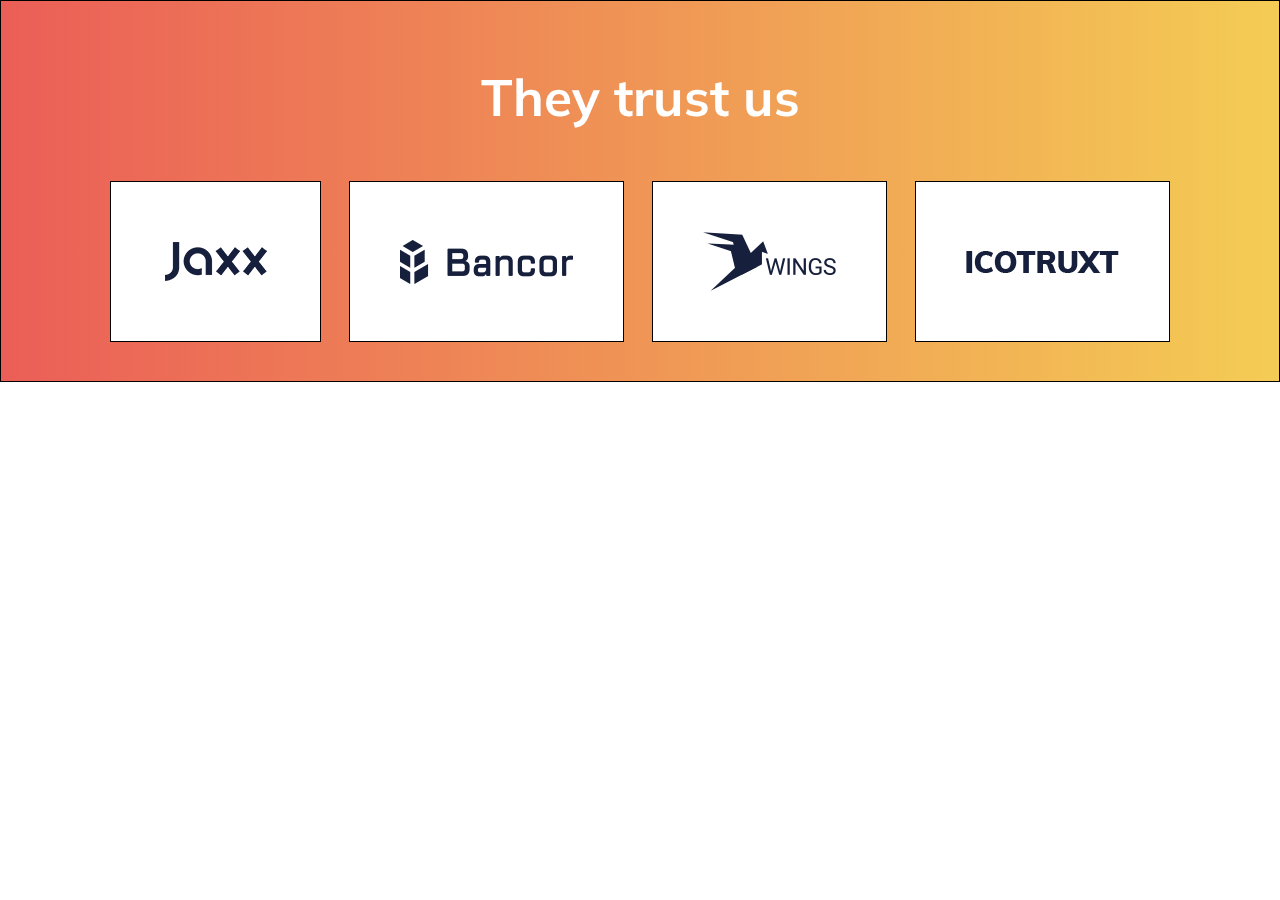
<file: Homework2.1/Homework 2.1.html>
<!DOCTYPE html>
<html lang="en">
<head>
	<meta charset="UTF-8">
	<title>Document</title>
	<link href="https://fonts.googleapis.com/css?family=Muli:900" rel="stylesheet">
	<style>
		*,
		*:before,
		*:after{
 		box-sizing:border-box; /*   пишется всегда */
 		}
		body{
			margin: 0;
		}
		.conteiner {
			border: 1px solid black; 
			width: 100vw;
			margin: 0 auto;
		/*	padding: 30px;*/ 
			background: linear-gradient(to right, #eb5e57 , #f4cc54 );
		}
		h1 {
			font-family: 'Muli', sans-serif;
			font-size: 4vw ;
			color: white ;
			text-align: center;
    		margin-bottom: 3vw;
   			margin-top: 5vw;
		}
		.holder{
			width: 85vw;
			margin: auto;
			display: flex ;
			flex-direction: row ;
			justify-content: space-around ;
		}
		.holder1{
			border: 1px solid black;
			padding: 50px;
			width: 276px ;
			margin: 14px;
			display: flex ;
			justify-content:center;
			align-items:center;	
			background: white ;
			margin-bottom: 3vw;	
		}
		.holder1:hover {
       		opacity: 0.3;
        	filter: alpha(opacity=30);
      	}
	</style>
</head>
<body>
		<div class="conteiner">
			<h1>They trust us</h1>
			<div class="holder">
				<a href="#" class="box_1 holder1"><img src="Додатки\image-1.png" ></a>
				<a href="#" class="box_2 holder1"><img src="Додатки\image-2.png" ></a>
				<a href="#" class="box_3 holder1"><img src="Додатки\image-3.png" ></a>
				<a href="#" class="box_4 holder1"><img src="Додатки\image-4.png" ></a>
		</div>
	</div>
</body>
</html>
</file>
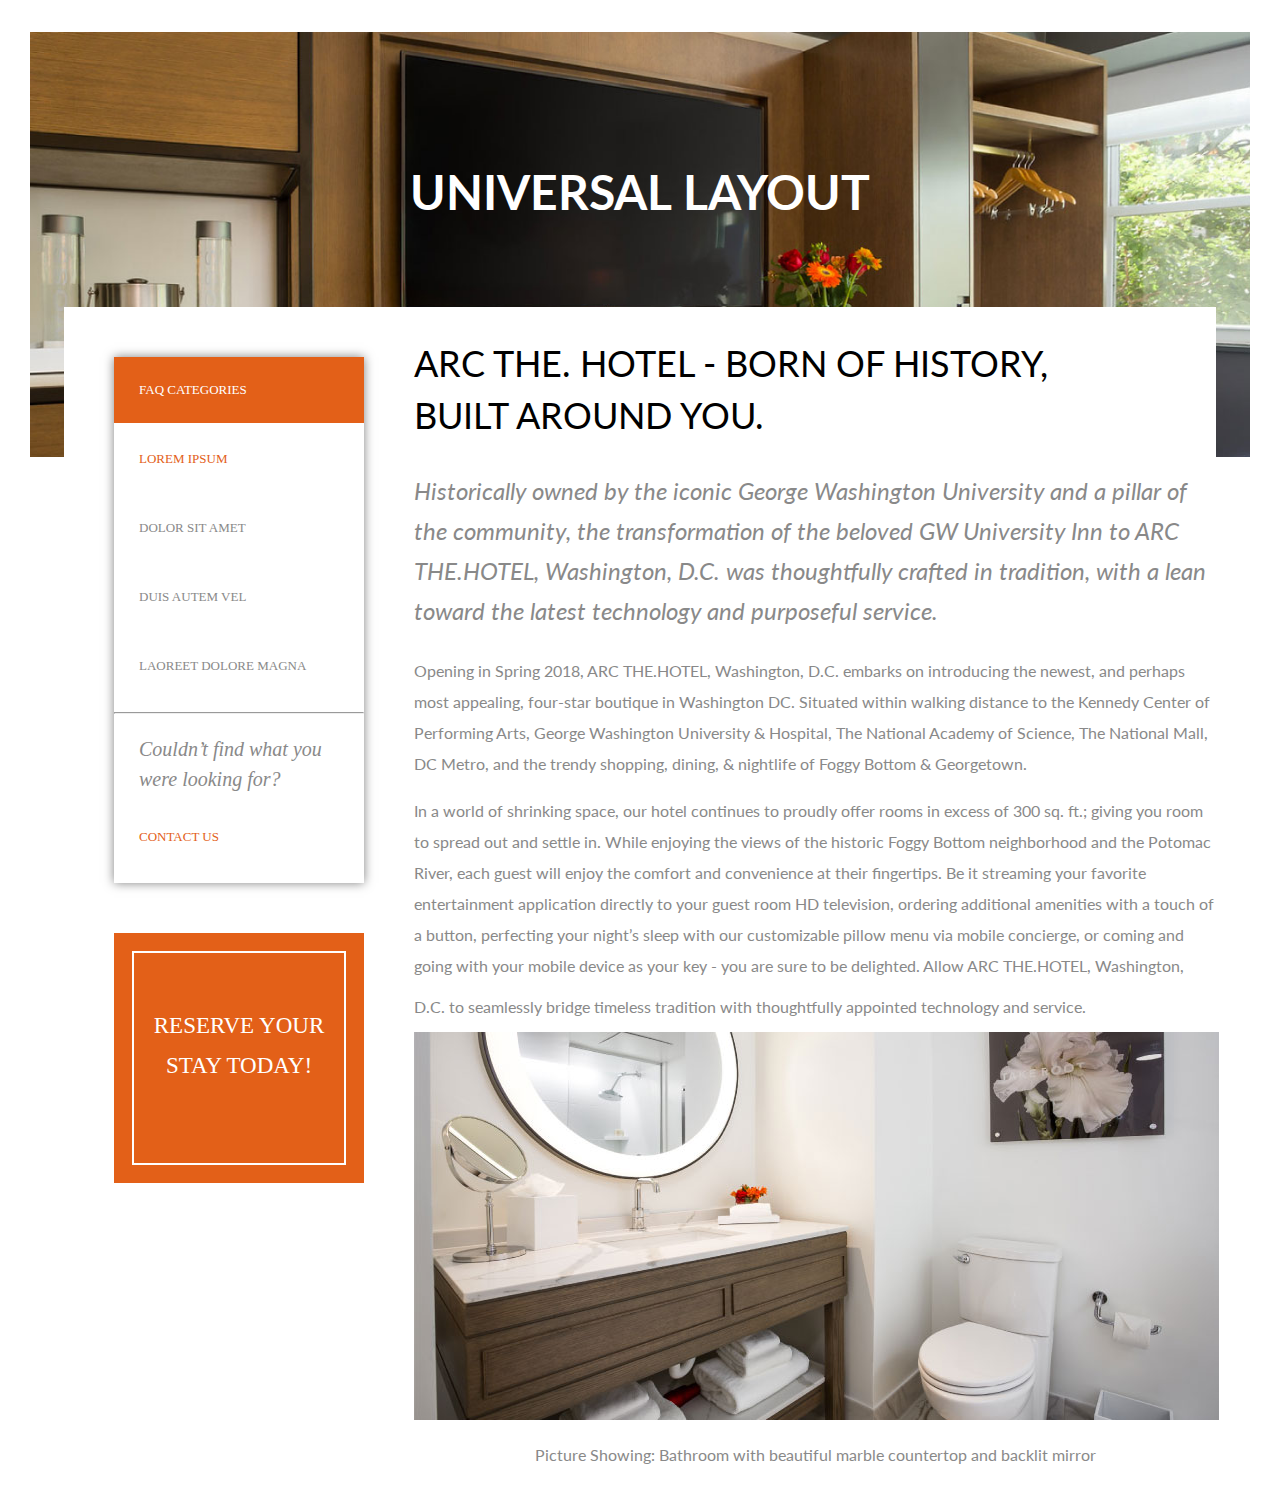
<file: Homework2.2/homework2.2.html>
<!DOCTYPE html>
<html lang="en">
<head>
	<meta charset="UTF-8">
	<title>Hotel</title>
	<link href="https://fonts.googleapis.com/css?family=Lato:400,400i,700,700i|Open+Sans:700" rel="stylesheet">
	<link rel="stylesheet" href="style\style.css">
</head>
<body>
	<div class="img">
		<h1 class="top_baner">UNIVERSAL LAYOUT</h1>
	</div>
	<div class="all">
<div class="menu_left">
		<div class="left_top_block">
			<p class="btn1_1" >FAQ CATEGORIES</p>
			<p class="btn1" ><a href="#" class="connect">LOREM IPSUM</a></p>
			<p class="btn1" >DOLOR SIT AMET</p>
			<p class="btn1" >DUIS AUTEM VEL</p>
			<p class="btn1" >LAOREET DOLORE MAGNA</p>
			<hr>
			<p class="btn1_6">Couldn’t find what you were looking for?</p>
			<p class="btn1"><a href="" class="connect">CONTACT US</a></p>
		</div>		
		<div class="block_2">
			<p class="inblock">RESERVE YOUR STAY TODAY!</p>
		</div>
		
		</div>
		<div class="CONTENT">
			<h2 class="phragraph">ARC THE. HOTEL - BORN OF HISTORY, BUILT AROUND YOU. </h2>
			<h3 class="phragraph1">Historically owned by the iconic George Washington University and a pillar of the community, the transformation of the beloved GW University Inn to ARC THE.HOTEL, Washington, D.C. was thoughtfully crafted in tradition, with a lean toward the latest technology and purposeful service. 
			</h3>
			<h3 class="phragraph2">Opening in Spring 2018, ARC THE.HOTEL, Washington, D.C. embarks on introducing the newest, and perhaps most appealing, four-star boutique in Washington DC. Situated within walking distance to the Kennedy Center of Performing Arts, George Washington University & Hospital, The National Academy of Science, The National Mall, DC Metro, and the trendy shopping, dining, & nightlife of Foggy Bottom & Georgetown.</h3>
			<h3 class="phragraph2">In a world of shrinking space, our hotel continues to proudly offer rooms in excess of 300 sq. ft.; giving you room to spread out and settle in. While enjoying the views of the historic Foggy Bottom neighborhood and the Potomac River, each guest will enjoy the comfort and convenience at their fingertips.  Be it streaming your favorite entertainment application directly to your guest room HD television, ordering additional amenities with a touch of a button, perfecting your night’s sleep with our customizable pillow menu via mobile concierge, or coming and going with your mobile device as your key - you are sure to be delighted. Allow ARC THE.HOTEL, Washington,</h3>
			<p>D.C. to seamlessly bridge timeless tradition with thoughtfully appointed technology and service.
			</p>
				<img class="img_1"  src="images\image-1.jpg" alt="">		
			<p class="text">Picture Showing: Bathroom with beautiful marble countertop and backlit mirror</p>
		</div>
		
	</div>
	</body>
</file>
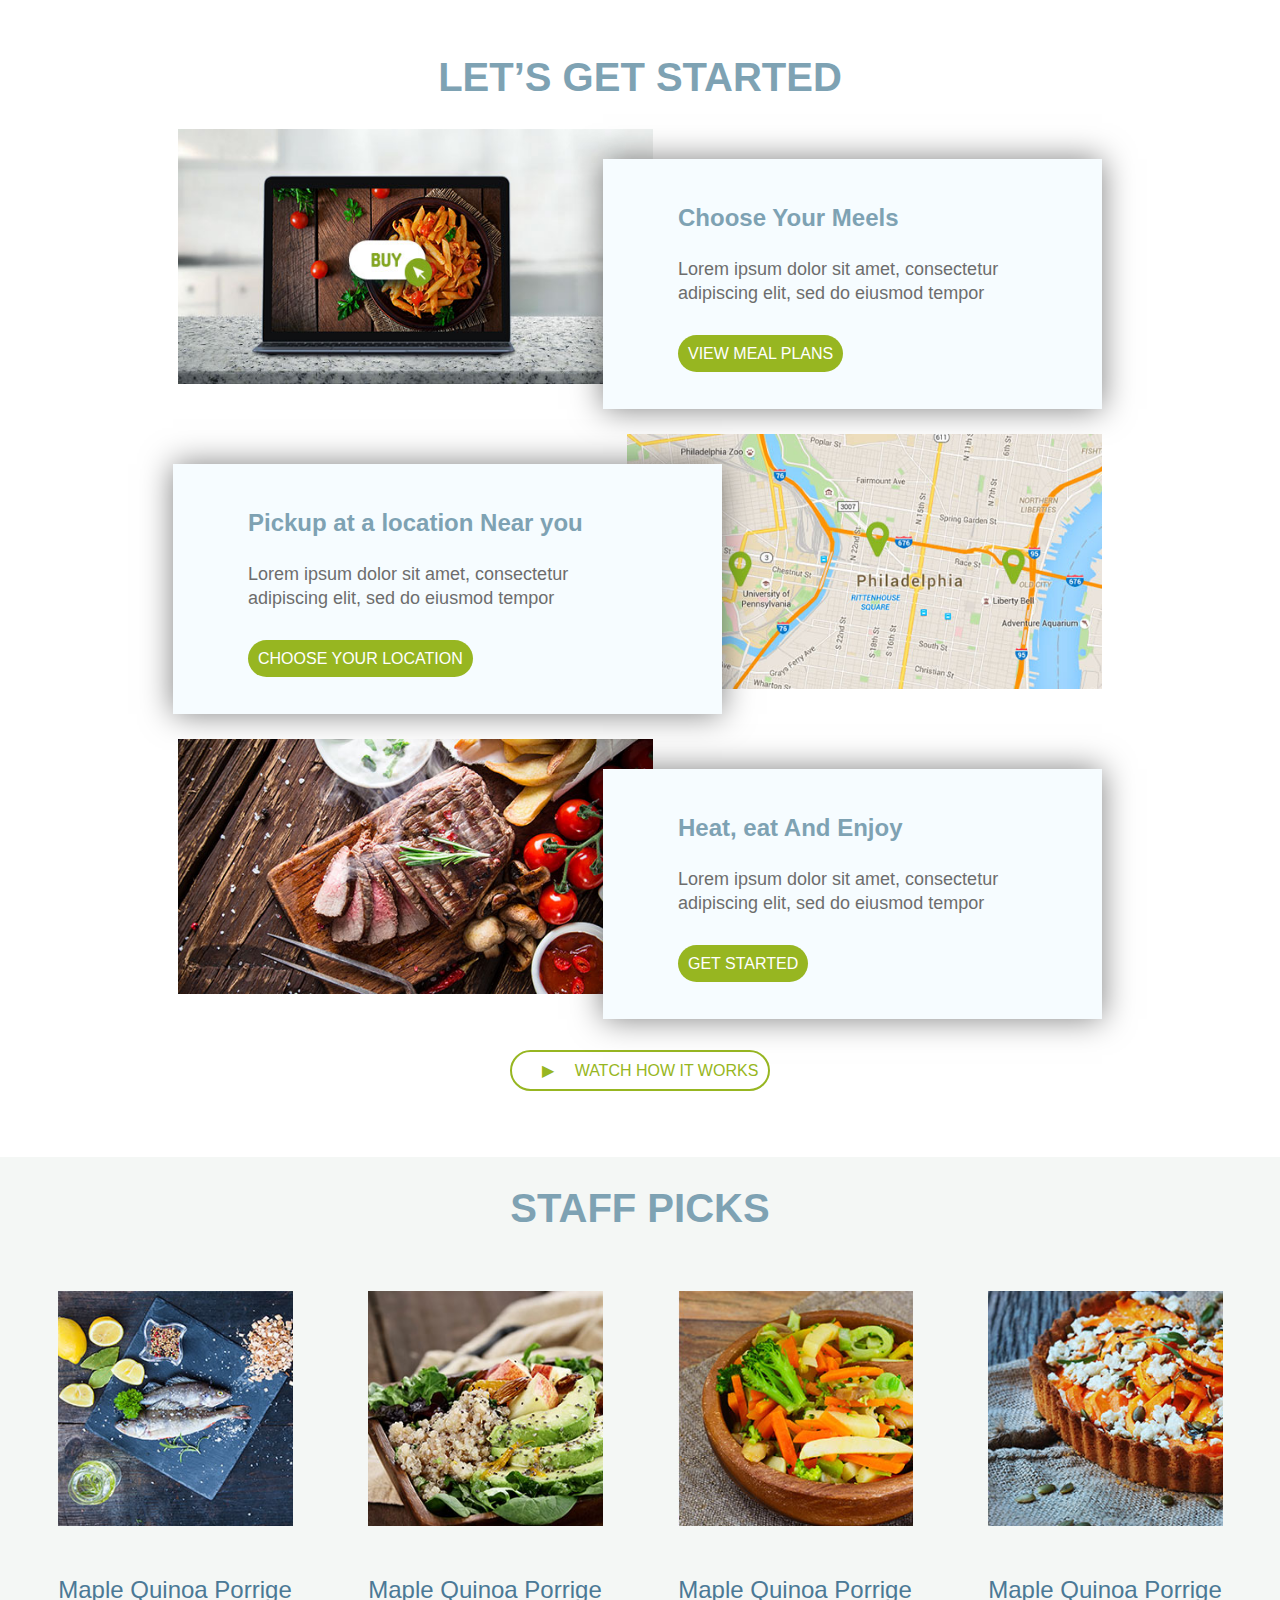
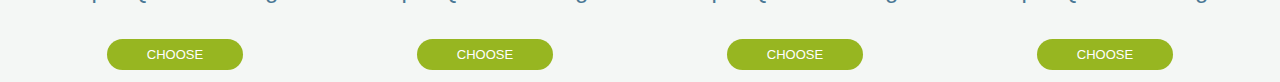
<file: Homework3/homework_3.html>
<!DOCTYPE html>
<html lang="en">
<head>	
	<meta charset="UTF-8">
	<title>Eat</title>
	<meta name="viewport" content="width=device-width,  initial-scale=0.6">
	<link rel="stylesheet" href="css\homework_3.css">
</head>
<body>	
	<hader class="macket">
		<h1 class="baner">LET’S GET STARTED</h1>
		<div class="main_block">
			<div class="block_1">
				<div class="block_img_1 img_blok">
					<img class="img_1"  src="grid-image-1.jpg" alt="">
				</div>
				<div class="block_1_text_1 text_blok">
					<h3 class="block_1_text_1_h3">Choose Your Meels</h3>
					<p class="block_1_text_1_p1">Lorem ipsum dolor sit amet, consectetur adipiscing elit, sed do eiusmod tempor</p>
					<p class="block_1_text_1_p2"> <a href="" class="but">VIEW MEAL PLANS</a></p>
				</div>
			</div>
			<div class="block_2">
				<div class="block_img_2 img_blok">
					<img class="img_1"  src="grid-image-2.jpg" alt="">
				</div>
				<div class="block_1_text_2 text_blok">
					<h3 class="block_1_text_1_h3">Pickup at a location Near you</h3>
					<p class="block_1_text_1_p1">Lorem ipsum dolor sit amet, consectetur adipiscing elit, sed do eiusmod tempor</p>
					<p class="block_1_text_1_p2"> <a href="" class="but">CHOOSE YOUR LOCATION</a></p>
				</div>
				
			</div>
			<div class="block_3">
				<div class="block_img_1 img_blok">
					<img class="img_1"  src="grid-image-3.jpg" alt="">
				</div>
				<div class="block_1_text_1 text_blok">
					<h3 class="block_1_text_1_h3">Heat, eat And Enjoy</h3>
					<p class="block_1_text_1_p1">Lorem ipsum dolor sit amet, consectetur adipiscing elit, sed do eiusmod tempor</p>
					<p class="block_1_text_1_p2"> <a href="" class="but">GET STARTED</a></p>
					</div>
			</div>
			<div class="block_4">
					<p class="block_1_text_1_p3"> <a href="" class="but_1">WATCH HOW IT WORKS</a></p>
			</div>
		</div>
		<div class="block_5">
			<h2 class="baner">STAFF PICKS</h1>
			<div class="flex">
				<div class="flex_1">
					<div class="flex_2">
						<p class="text_2"> Quinoa, Grapeseed Oil, Almond Meal, Apples, Pea Protein, Cocount milk</p>
						<img class="img_4"  src="grid-image-4.jpg" alt="">
					</div>
						<p class="text_1">Maple Quinoa Porrige</p>
						<p class="block_5_text_1_p2"> <a href="" class="but_2">CHOOSE</a></p>
				</div>
				<div class="flex_1">
					<div class="flex_2">
						<p class="text_2"> Quinoa, Grapeseed Oil, Almond Meal, Apples, Pea Protein, Cocount milk</p>
						<img class="img_4"  src="grid-image-5.jpg" alt="">
					</div>
						<p class="text_1">Maple Quinoa Porrige</p>
						<p class="block_5_text_1_p2"> <a href="" class="but_2">CHOOSE</a></p>
				</div>
				<div class="flex_1">
					<div class="flex_2">
						<p class="text_2"> Quinoa, Grapeseed Oil, Almond Meal, Apples, Pea Protein, Cocount milk</p>
						<img class="img_4"  src="grid-image-6.jpg" alt="">
					</div>
						<p class="text_1">Maple Quinoa Porrige</p>
						<p class="block_5_text_1_p2"> <a href="" class="but_2">CHOOSE</a></p>
				</div>
				<div class="flex_1">
					<div class="flex_2">
						<p class="text_2"> Quinoa, Grapeseed Oil, Almond Meal, Apples, Pea Protein, Cocount milk</p>
						<img class="img_4"  src="grid-image-7.jpg" alt="">
					</div>
						<p class="text_1">Maple Quinoa Porrige</p>
						<p class="block_5_text_1_p2"> <a href="" class="but_2">CHOOSE</a></p>
				</div>
			</div>
		</div> 
	</hader>
</body>
</html>
</file>
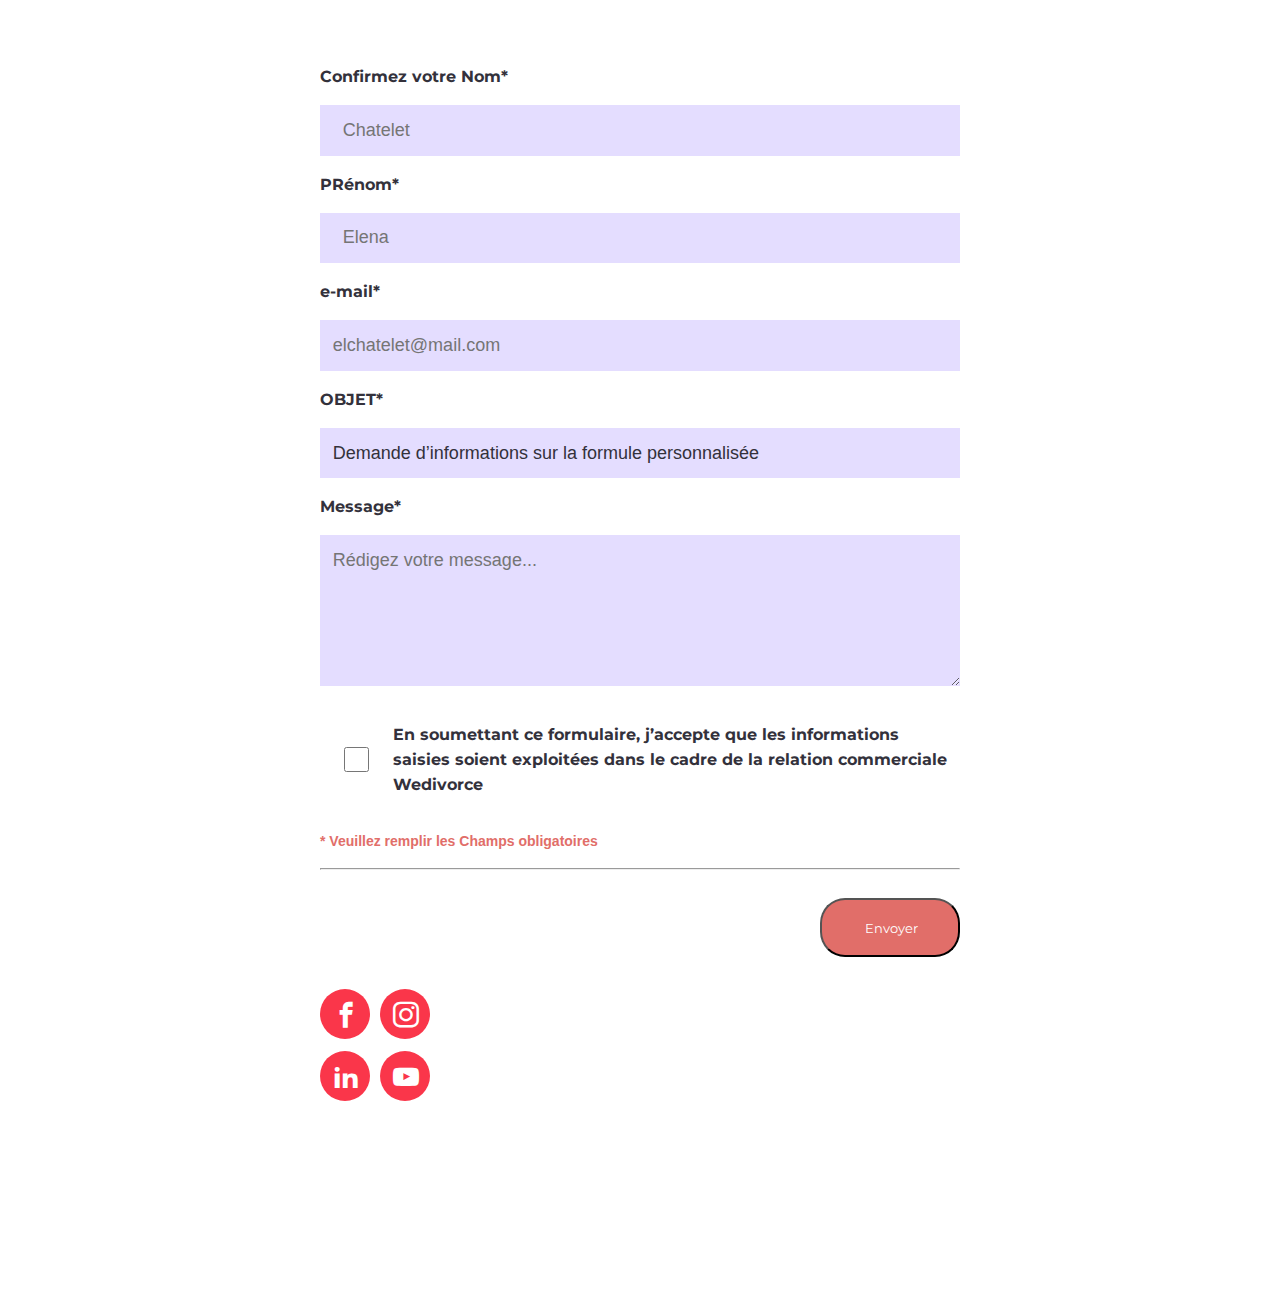
<file: Homework5/homework_5.html>
<!DOCTYPE html>
<html lang="en">
<head>
	<meta charset="UTF-8">
	<title>Form</title>
	<link rel="stylesheet" href="style/style.css">
	<link href="https://fonts.googleapis.com/css?family=Merriweather|Montserrat:700" rel="stylesheet">
</head>
<body>
	<form class="main_block">
		<div>
			<p ><label class="lab" for="check1"><b>Confirmez votre Nom*</b></label></p>
			<p><input type="text" id="check1" class="window" placeholder="  Chatelet"></p>
		</div>

		<div>
			<p ><label class="lab" for="check2"><b>PRénom*</b></label></p>
			<p><input type="text" id="check2" class="window" placeholder="  Elena"></p>
		</div>

		<div>
			<p ><label class="lab" for="check3"><b>e-mail*</b></label></p>
			<p><input type="text" id="check3" class="window" placeholder= "elchatelet@mail.com"></p>
		</div>

		<div>
			<p ><label class="lab" for="check4"><b>OBJET*</b></label></p>
			<div>
				<p><select  class="window" id="check4">
					<option>Demande d’informations sur la formule personnalisée</option>
					<option>Demande d’informations sur la formule personnalisée</option>
				</select></p>
			</div>
		</div>	

		<div>
			<p><label class="lab" for="check5"><b>Message*</b></label></p>
			<textarea id="check5" class="window" placeholder="Rédigez votre message..." rows=5 ></textarea>
		</div>
				
		<div class="checkbox">
			<input type="checkbox" id="check6" class="checkbox1">
			<div><label class="checkbox2" for="check6"><b>En soumettant ce formulaire, j’accepte que les informations saisies soient exploitées dans le cadre de la relation commerciale Wedivorce<b></label></div>	
		</div >
		<div class="red_text"><p><b>* Veuillez remplir les Champs obligatoires<b></p></div>
		<hr>
		<div class="btn"><p><input type="button" class="red_btn" value=" Envoyer"></p></div>

		<div class="svg">
			<p class="facebook"><span class="icon-facebook"></span></p>
			<p class="instagram"><span class="icon-instagram"></span></p>
			<p class="linkedin"><span class="icon-linkedin2"></span></p>
			<p class="youtube"><span class="icon-youtube"></span></p>
	</div>
	</form>

	

	
</body>
</html>
</file>
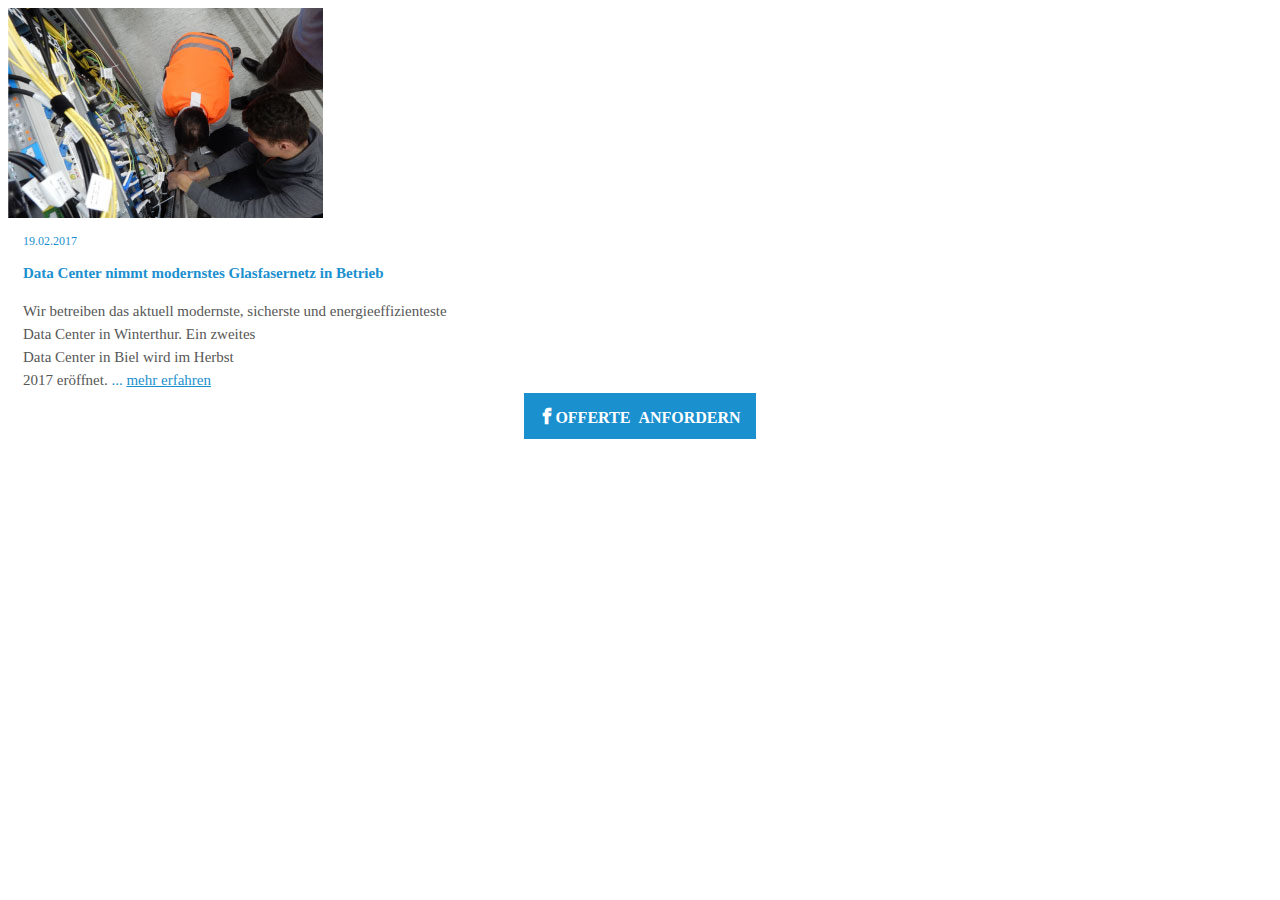
<file: Homework 1/Готовое ДЗ1/homework 1.html>
<!DOCTYPE html>
<html lang="en">
<head>
	<meta charset="UTF-8">
	<title>Document</title>
	<style>
	@font-face {
  font-family: 'icomoon';
  src:  url('fonts/icomoon.eot?5fxh1z');
  src:  url('fonts/icomoon.eot?5fxh1z#iefix') format('embedded-opentype'),
    url('fonts/icomoon.ttf?5fxh1z') format('truetype'),
    url('fonts/icomoon.woff?5fxh1z') format('woff'),
    url('fonts/icomoon.svg?5fxh1z#icomoon') format('svg');
  font-weight: normal;
  font-style: normal;
}

[class^="icon-"], [class*=" icon-"] {
  /* use !important to prevent issues with browser extensions that change fonts */
  font-family: 'icomoon' !important;
  speak: none;
  font-style: normal;
  font-weight: normal;
  font-variant: normal;
  text-transform: none;
  line-height: 1;

  /* Better Font Rendering =========== */
  -webkit-font-smoothing: antialiased;
  -moz-osx-font-smoothing: grayscale;
}


}

		#body {
			font-family: Arial;
			border: 1px solid black;
 			/*height: 40%;*/ 
			width: 315px;
			margin: auto; 
			background-color:#f6f6f6; 

		}
		.data {
			color: #1b90cf;
			font-size: 12px;
			/*line-height: 20px ;*/ 
			padding-left: 15px;
		}
		h1{
			color: #1b90cf ;
			font-size: 15px ;
			font-weight: 700 ;
			line-height: 24px ;
			padding-left: 15px;
		}
		.info {
			color: #575756;
			font-size: 15px;
			line-height: 23px ;
			padding-left: 15px;
		}
		a{
			color:#1b90cf ;
		}
		p a.bottom{
			padding: 15px; 
			color: #ffffff;
			background-color:#1b90cf;
			font-weight: 700 ;
			text-decoration: none;
			margin: 15px;	
		}
		.icon-facebook:before {
  			content: "\ea90";
		  }
		.btn{
			margin: 0 auto;
			padding: 0px 20px;
			    text-align: center;
		}
	</style>
</head>
<body>
	<div id="body">
	<img src="image.jpg" alt="Рабочий день" >
		<p class="data">19.02.2017</p>
	<h1>Data Center nimmt modernstes Glasfasernetz in Betrieb</h1>
		<p class="info">Wir betreiben das aktuell modernste, sicherste und energieeffizienteste<br> Data Center in Winterthur. Ein zweites<br> Data Center in Biel wird im Herbst<br> 2017 eröffnet.<a> ... </a><a href="">mehr erfahren</a></p>
		<div class="btn">
			<p><a href="#" class="bottom icon-facebook" >OFFERTE ANFORDERN</a></p>
		</div>
	</div>
</body>
</html>
</file>
<file: Homework5/style/style.css>
*,
*:before,
*:after{
  box-sizing:border-box; /*   пишется всегда */
}
body{
  min-width: 320px;
  margin: 0 ;
}
.main_block{
  width: 50%;
  margin: 5% auto;
  position: relative;
  /*background-color: red;*/
}
.lab{
  margin-top: 2% ;   
  font-family: 'Montserrat', sans-serif;
  font-size: 16px ; 
  line-height: 25px;
  color: #33313b ;
}
.window{
  width: 100%;
  max-width: 100%;
  min-width: 100%;
  background-color: #e4ddff;
  color: #33313b ;
  border: 0px;
  padding: 2% ;
  font-family: 'Merriweather Regular', sans-serif;
  font-size: 18px ;
  line-height: 25px;
}
select{
  -webkit-appearance: none;
  background-image: url("../images.jpg")
  background-position: right center;
  background-repeat: no-repeat;
  line-height: 1em;
  /* for FF */
  -moz-appearance: none;
  text-indent: 0.01px; 
  text-overflow: '';
  /* for IE */
  -ms-appearance: none;
  appearance: none!important;
}
select::-ms-expand {
  display: none;
}
.checkbox{
  margin-top: 5%;
  display: flex;
  justify-content: start;
}
#check6{
  width: 20%;
  height: 25px;
  margin:auto 5px;
}
.checkbox2{
  font-family: 'Montserrat', sans-serif;
  font-size: 16px ; 
  line-height: 25px;
  color: #33313b ;
}
.red_text{
  font-family: 'Montserrat', sans-serif;
  font: 14px/25px sans-serif;
  color: #e16e69 ;  
  margin-top: 5%;
}
hr{
  background-color: rgba(31, 49, 59, .2);
}
.btn{
  width: 100%;
  display: flex;
  justify-content: flex-end;
}
.red_btn{
  font-family: 'Montserrat', sans-serif;
  font: 14px/25px ;
  background-color: #e16e69 ;  
  margin-top: 3%;
  color: white ;
  height:50px;
  padding: 20px 40px;
  padding-bottom: 35px;
  border-radius: 25px;

}
.red_btn:hover {
    color: #7cc9f0;
    background-color: #555555;
    text-decoration: underline;
}






@font-face {
  font-family: 'icomoon';
  src:  url('../fonts/icomoon.eot?g8a7ku');
  src:  url('../fonts/icomoon.eot?g8a7ku#iefix') format('embedded-opentype'),
    url('../fonts/icomoon.ttf?g8a7ku') format('truetype'),
    url('../fonts/icomoon.woff?g8a7ku') format('woff'),
    url('../fonts/icomoon.svg?g8a7ku#icomoon') format('svg');
  font-weight: normal;
  font-style: normal;
}

[class^="icon-"], [class*=" icon-"] {
  /* use !important to prevent issues with browser extensions that change fonts */
  font-family: 'icomoon' !important;
  speak: none;
  font-style: normal;
  font-weight: normal;
  font-variant: normal;
  text-transform: none;
  line-height: 1;

  /* Better Font Rendering =========== */
  -webkit-font-smoothing: antialiased;
  -moz-osx-font-smoothing: grayscale;
}

.icon-circle-down:before {
  content: "\ea43";
}
.icon-facebook:before {
  content: "\ea90";
}
.icon-instagram:before {
  content: "\ea92";
}
.icon-youtube:before {
  content: "\ea9d";
}
.icon-linkedin2:before {
  content: "\eaca";
}


.facebook{
  width: 50px;
  height: 50px;
  border-radius: 50px;
  background-color: #fa364a;
}
.icon-facebook{
  font-size :26px;
  color: white;
  position: relative;
  top: 13px;
  left: 13px;
}
.instagram{
  position: relative;
  bottom: 66px;
    left: 60px;
  width: 50px;
  height: 50px;
  border-radius: 50px;
  background-color: #fa364a;
}
.icon-instagram{
  font-size :26px;
  color: white;
  position: relative;
  top: 13px;
  left: 13px;
}
.linkedin{
  position: relative;
  bottom: 70px;
  width: 50px;
  height: 50px;
  border-radius: 50px;
  background-color: #fa364a;
}
.icon-linkedin2{
  font-size :26px;
  color: white;
  position: relative;
  top: 13px;
  left: 13px;
}
.youtube{
  position: relative;
  bottom: 136px;
    left: 60px;
  width: 50px;
  height: 50px;
  border-radius: 50px;
  background-color: #fa364a;
}
.icon-youtube{
  font-size :26px;
  color: white;
  position: relative;
  top: 13px;
  left: 13px;
}
</file>
